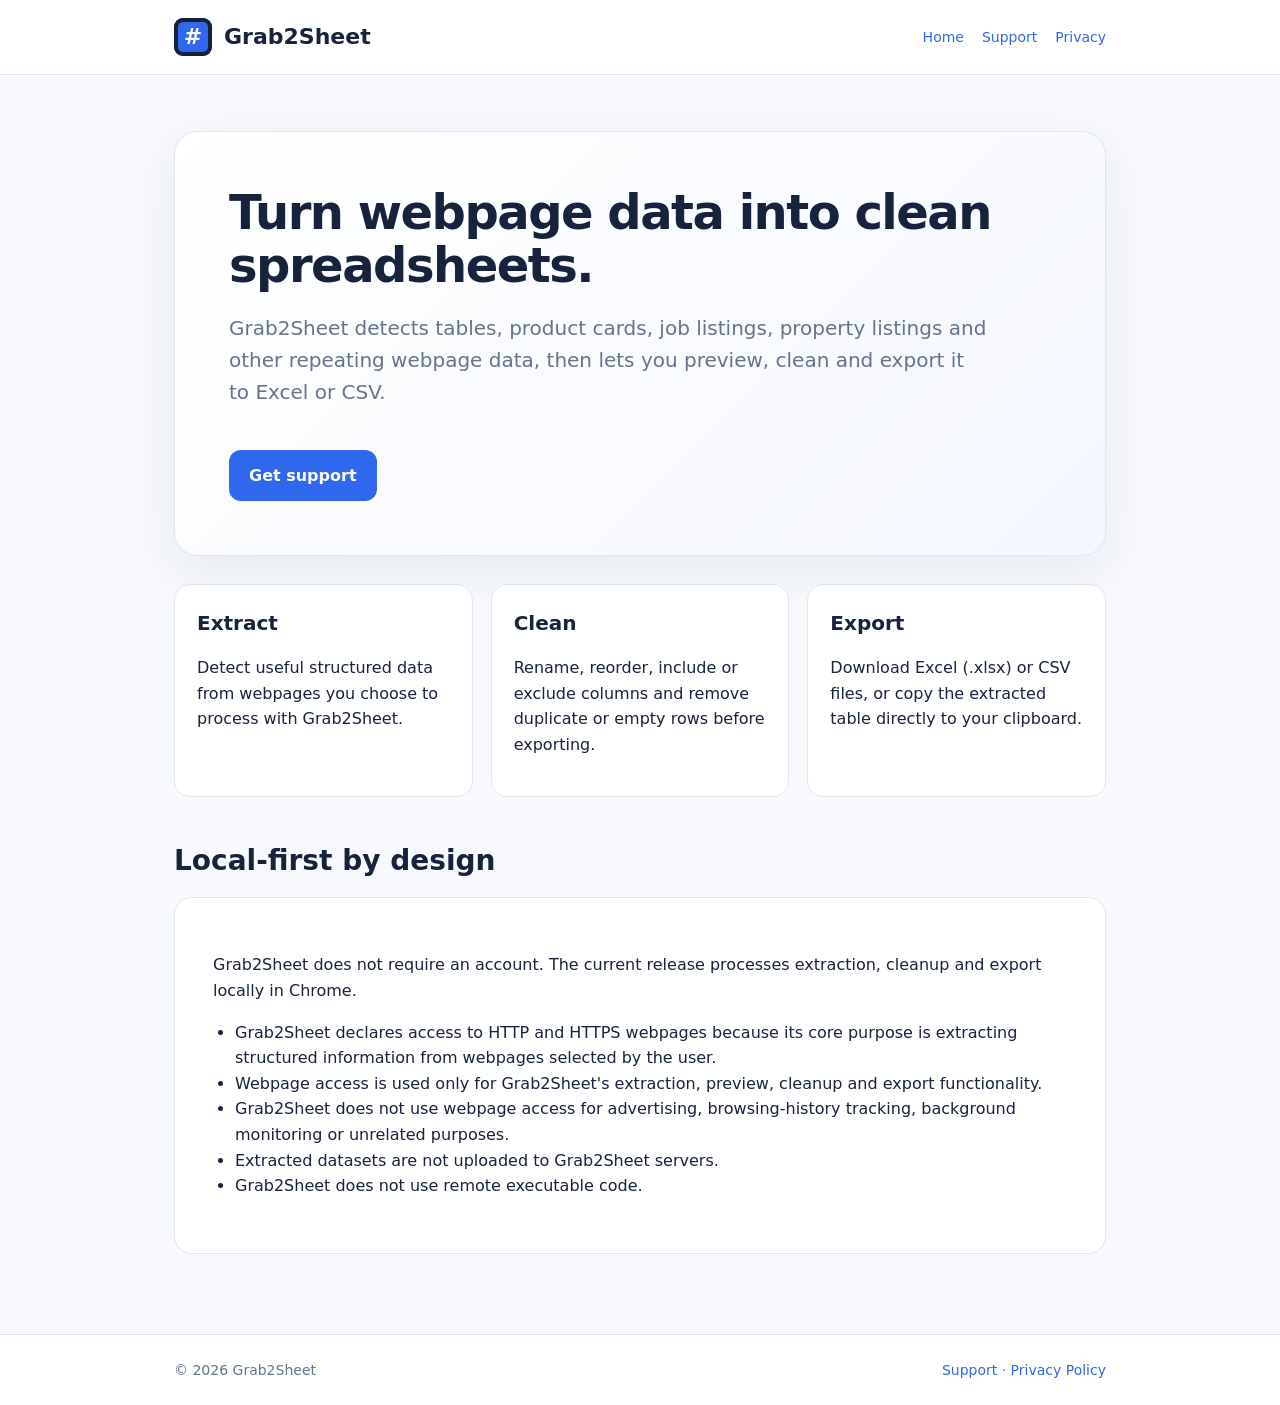
<file: index.html>
<!doctype html>
<html lang="en">
<head>
  <meta charset="utf-8">
  <meta name="viewport" content="width=device-width, initial-scale=1">

  <title>Grab2Sheet — Web Data to Excel & CSV</title>

  <meta
    name="description"
    content="Grab2Sheet extracts tables, product listings and repeating webpage data into clean Excel or CSV files. No coding required."
  >

  <link rel="stylesheet" href="styles.css">
</head>

<body>

<header>
  <div class="nav">

    <div class="brand">
      <span class="logo">#</span>
      Grab2Sheet
    </div>

    <nav class="navlinks">
      <a href="./">Home</a>
      <a href="support.html">Support</a>
      <a href="privacy.html">Privacy</a>
    </nav>

  </div>
</header>

<main>

  <section class="hero">

    <h1>Turn webpage data into clean spreadsheets.</h1>

    <p class="lead">
      Grab2Sheet detects tables, product cards, job listings,
      property listings and other repeating webpage data,
      then lets you preview, clean and export it to Excel or CSV.
    </p>

    <a class="cta" href="support.html">
      Get support
    </a>

  </section>


  <section class="grid">

    <div class="card">
      <h3>Extract</h3>

      <p>
        Detect useful structured data from webpages you choose
        to process with Grab2Sheet.
      </p>
    </div>


    <div class="card">
      <h3>Clean</h3>

      <p>
        Rename, reorder, include or exclude columns and remove
        duplicate or empty rows before exporting.
      </p>
    </div>


    <div class="card">
      <h3>Export</h3>

      <p>
        Download Excel (.xlsx) or CSV files, or copy the extracted
        table directly to your clipboard.
      </p>
    </div>

  </section>


  <h2>Local-first by design</h2>

  <div class="content">

    <p>
      Grab2Sheet does not require an account. The current release
      processes extraction, cleanup and export locally in Chrome.
    </p>

    <ul>
      <li>
        Grab2Sheet declares access to HTTP and HTTPS webpages because
        its core purpose is extracting structured information from
        webpages selected by the user.
      </li>

      <li>
        Webpage access is used only for Grab2Sheet's extraction,
        preview, cleanup and export functionality.
      </li>

      <li>
        Grab2Sheet does not use webpage access for advertising,
        browsing-history tracking, background monitoring or unrelated
        purposes.
      </li>

      <li>
        Extracted datasets are not uploaded to Grab2Sheet servers.
      </li>

      <li>
        Grab2Sheet does not use remote executable code.
      </li>
    </ul>

  </div>

</main>


<footer>
  <div class="footer">

    <span>
      © 2026 Grab2Sheet
    </span>

    <span>
      <a href="support.html">Support</a>
      ·
      <a href="privacy.html">Privacy Policy</a>
    </span>

  </div>
</footer>

</body>
</html>
</file>
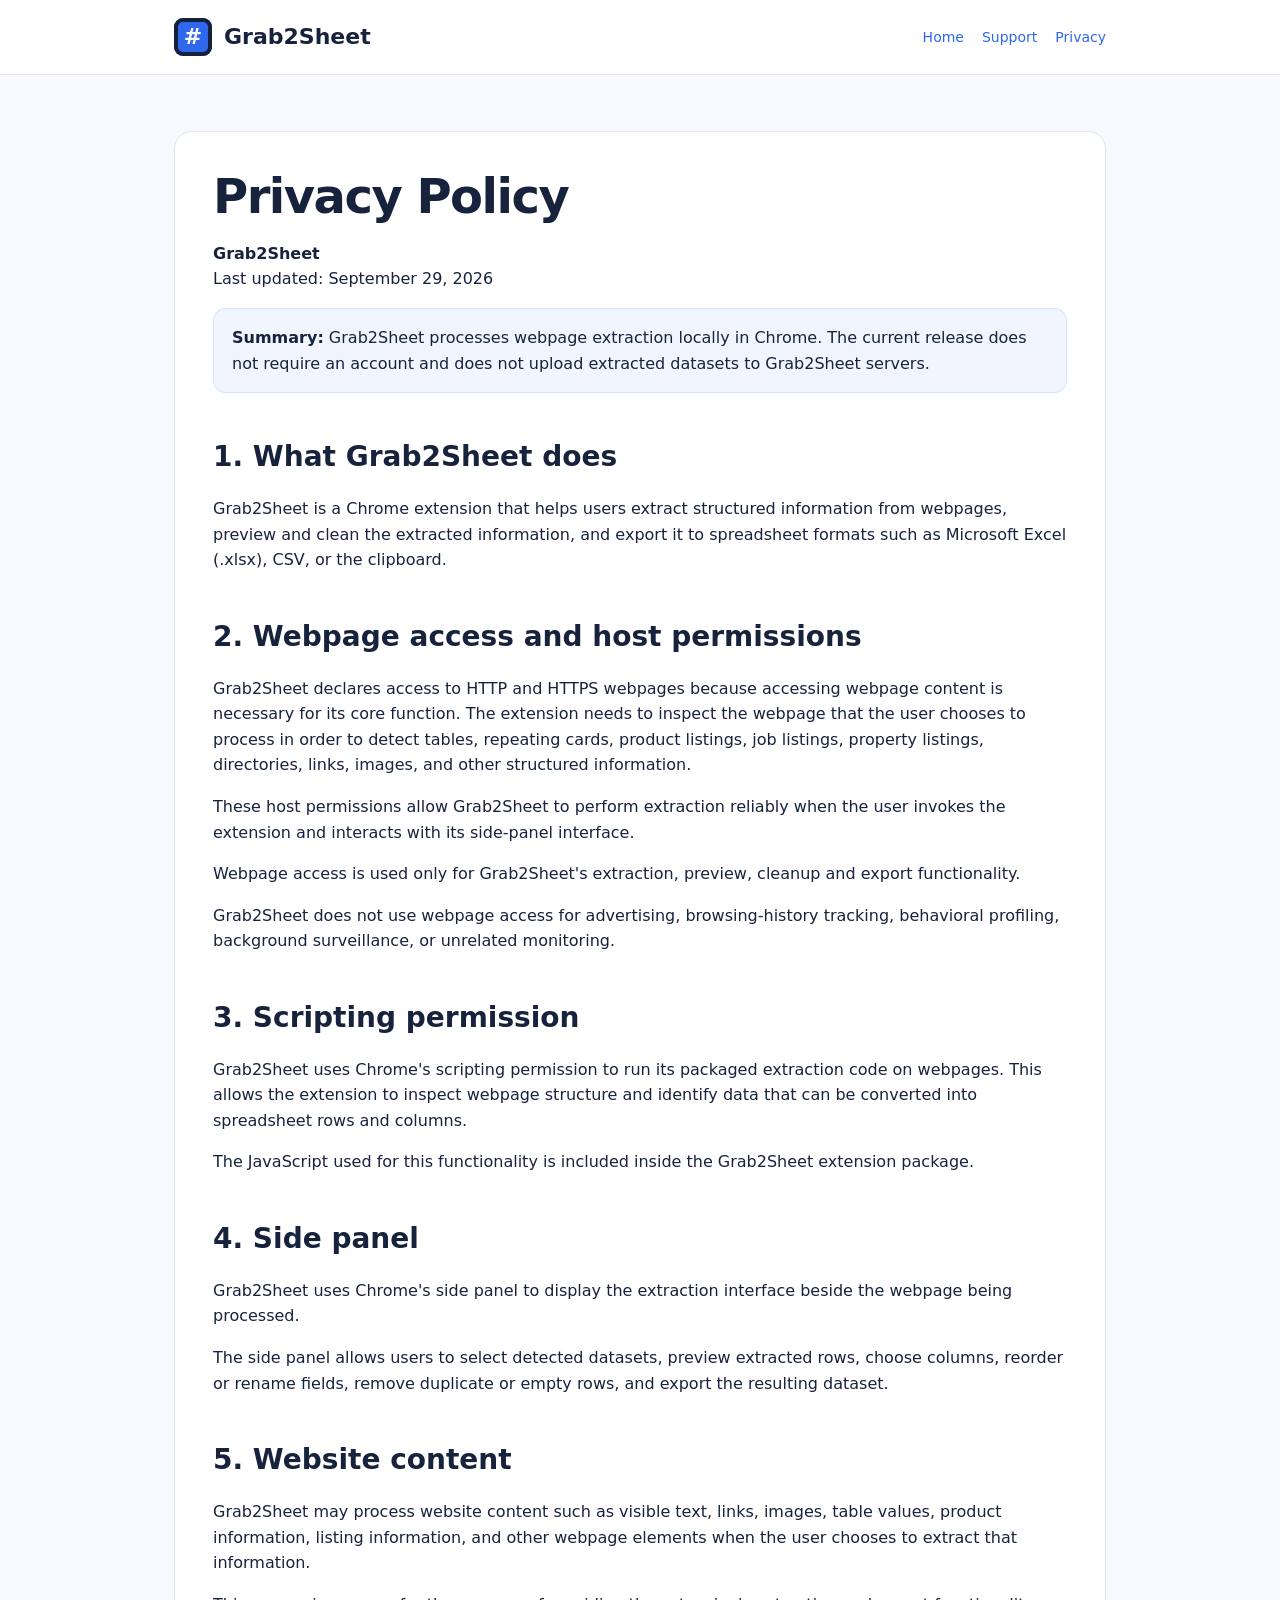
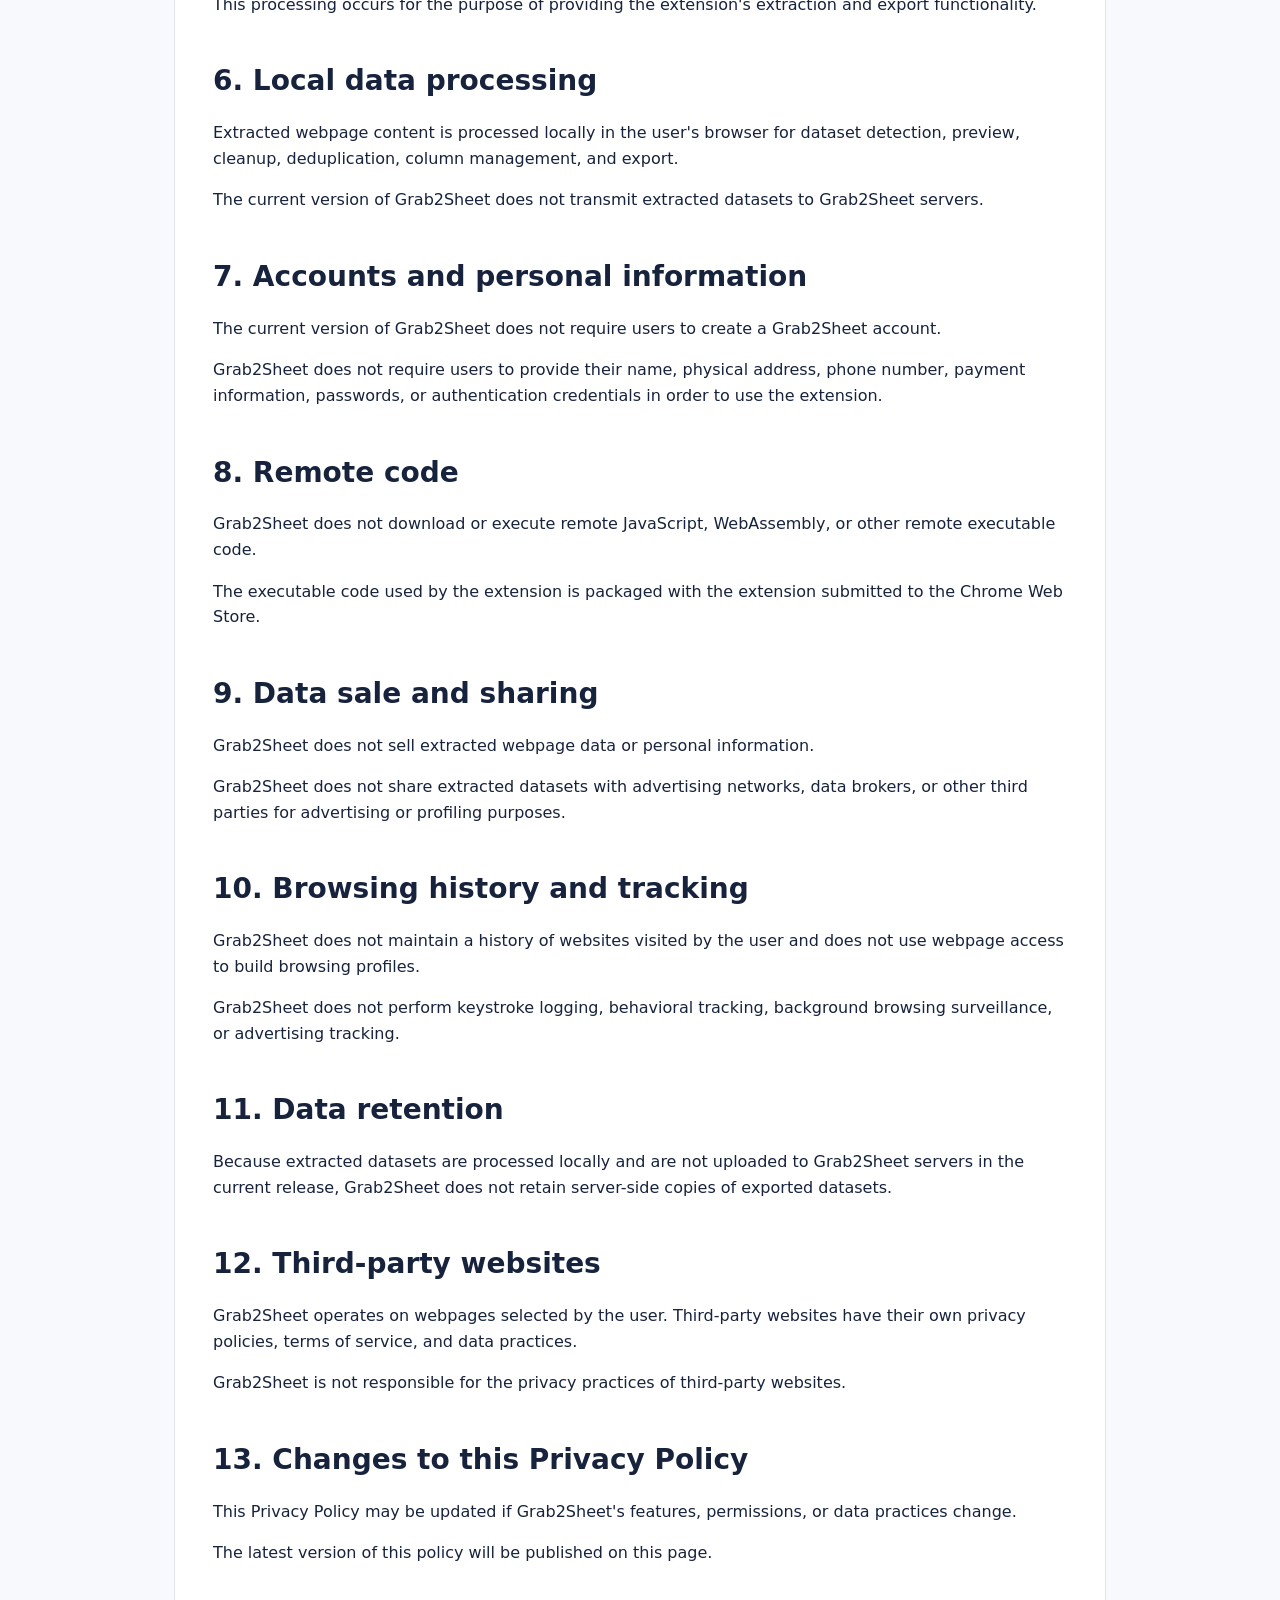
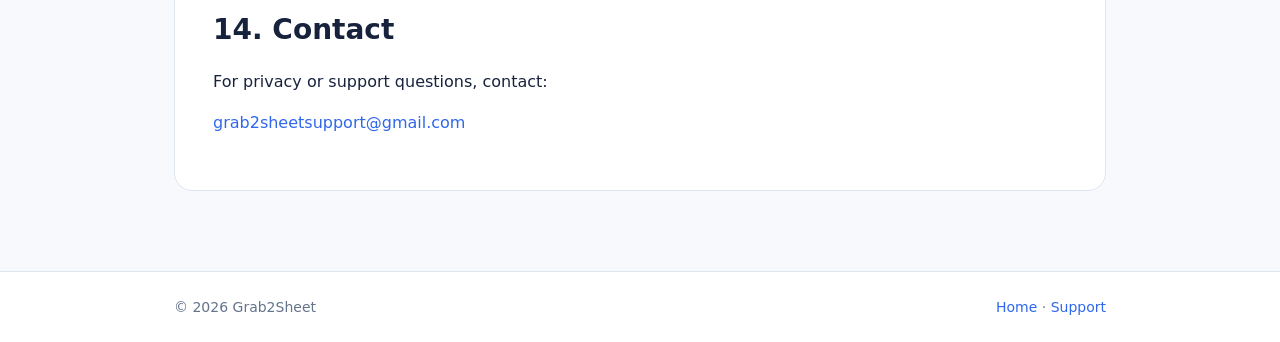
<file: privacy.html>
<!doctype html>
<html lang="en">

<head>

  <meta charset="utf-8">

  <meta
    name="viewport"
    content="width=device-width, initial-scale=1"
  >

  <title>Grab2Sheet Privacy Policy</title>

  <meta
    name="description"
    content="Privacy Policy for the Grab2Sheet Chrome extension."
  >

  <link rel="stylesheet" href="styles.css">

</head>


<body>


<header>

  <div class="nav">

    <div class="brand">
      <span class="logo">#</span>
      Grab2Sheet
    </div>

    <nav class="navlinks">

      <a href="./">Home</a>

      <a href="support.html">
        Support
      </a>

      <a href="privacy.html">
        Privacy
      </a>

    </nav>

  </div>

</header>


<main>

  <div class="content">

    <h1>Privacy Policy</h1>

    <p>
      <strong>Grab2Sheet</strong><br>
      Last updated: September 29, 2026
    </p>


    <div class="notice">

      <strong>Summary:</strong>

      Grab2Sheet processes webpage extraction locally in Chrome.
      The current release does not require an account and does not
      upload extracted datasets to Grab2Sheet servers.

    </div>


    <h2>1. What Grab2Sheet does</h2>

    <p>
      Grab2Sheet is a Chrome extension that helps users extract
      structured information from webpages, preview and clean the
      extracted information, and export it to spreadsheet formats
      such as Microsoft Excel (.xlsx), CSV, or the clipboard.
    </p>


    <h2>2. Webpage access and host permissions</h2>

    <p>
      Grab2Sheet declares access to HTTP and HTTPS webpages because
      accessing webpage content is necessary for its core function.
      The extension needs to inspect the webpage that the user chooses
      to process in order to detect tables, repeating cards, product
      listings, job listings, property listings, directories, links,
      images, and other structured information.
    </p>

    <p>
      These host permissions allow Grab2Sheet to perform extraction
      reliably when the user invokes the extension and interacts with
      its side-panel interface.
    </p>

    <p>
      Webpage access is used only for Grab2Sheet's extraction,
      preview, cleanup and export functionality.
    </p>

    <p>
      Grab2Sheet does not use webpage access for advertising,
      browsing-history tracking, behavioral profiling, background
      surveillance, or unrelated monitoring.
    </p>


    <h2>3. Scripting permission</h2>

    <p>
      Grab2Sheet uses Chrome's scripting permission to run its packaged
      extraction code on webpages. This allows the extension to inspect
      webpage structure and identify data that can be converted into
      spreadsheet rows and columns.
    </p>

    <p>
      The JavaScript used for this functionality is included inside the
      Grab2Sheet extension package.
    </p>


    <h2>4. Side panel</h2>

    <p>
      Grab2Sheet uses Chrome's side panel to display the extraction
      interface beside the webpage being processed.
    </p>

    <p>
      The side panel allows users to select detected datasets, preview
      extracted rows, choose columns, reorder or rename fields, remove
      duplicate or empty rows, and export the resulting dataset.
    </p>


    <h2>5. Website content</h2>

    <p>
      Grab2Sheet may process website content such as visible text,
      links, images, table values, product information, listing
      information, and other webpage elements when the user chooses
      to extract that information.
    </p>

    <p>
      This processing occurs for the purpose of providing the
      extension's extraction and export functionality.
    </p>


    <h2>6. Local data processing</h2>

    <p>
      Extracted webpage content is processed locally in the user's
      browser for dataset detection, preview, cleanup, deduplication,
      column management, and export.
    </p>

    <p>
      The current version of Grab2Sheet does not transmit extracted
      datasets to Grab2Sheet servers.
    </p>


    <h2>7. Accounts and personal information</h2>

    <p>
      The current version of Grab2Sheet does not require users to
      create a Grab2Sheet account.
    </p>

    <p>
      Grab2Sheet does not require users to provide their name,
      physical address, phone number, payment information, passwords,
      or authentication credentials in order to use the extension.
    </p>


    <h2>8. Remote code</h2>

    <p>
      Grab2Sheet does not download or execute remote JavaScript,
      WebAssembly, or other remote executable code.
    </p>

    <p>
      The executable code used by the extension is packaged with the
      extension submitted to the Chrome Web Store.
    </p>


    <h2>9. Data sale and sharing</h2>

    <p>
      Grab2Sheet does not sell extracted webpage data or personal
      information.
    </p>

    <p>
      Grab2Sheet does not share extracted datasets with advertising
      networks, data brokers, or other third parties for advertising
      or profiling purposes.
    </p>


    <h2>10. Browsing history and tracking</h2>

    <p>
      Grab2Sheet does not maintain a history of websites visited by
      the user and does not use webpage access to build browsing
      profiles.
    </p>

    <p>
      Grab2Sheet does not perform keystroke logging, behavioral
      tracking, background browsing surveillance, or advertising
      tracking.
    </p>


    <h2>11. Data retention</h2>

    <p>
      Because extracted datasets are processed locally and are not
      uploaded to Grab2Sheet servers in the current release,
      Grab2Sheet does not retain server-side copies of exported
      datasets.
    </p>


    <h2>12. Third-party websites</h2>

    <p>
      Grab2Sheet operates on webpages selected by the user.
      Third-party websites have their own privacy policies,
      terms of service, and data practices.
    </p>

    <p>
      Grab2Sheet is not responsible for the privacy practices of
      third-party websites.
    </p>


    <h2>13. Changes to this Privacy Policy</h2>

    <p>
      This Privacy Policy may be updated if Grab2Sheet's features,
      permissions, or data practices change.
    </p>

    <p>
      The latest version of this policy will be published on this page.
    </p>


    <h2>14. Contact</h2>

    <p>
      For privacy or support questions, contact:
    </p>

    <p>
      <a href="mailto:grab2sheetsupport@gmail.com">
        grab2sheetsupport@gmail.com
      </a>
    </p>

  </div>

</main>


<footer>

  <div class="footer">

    <span>
      © 2026 Grab2Sheet
    </span>

    <span>
      <a href="./">Home</a>
      ·
      <a href="support.html">Support</a>
    </span>

  </div>

</footer>


</body>

</html>
</file>
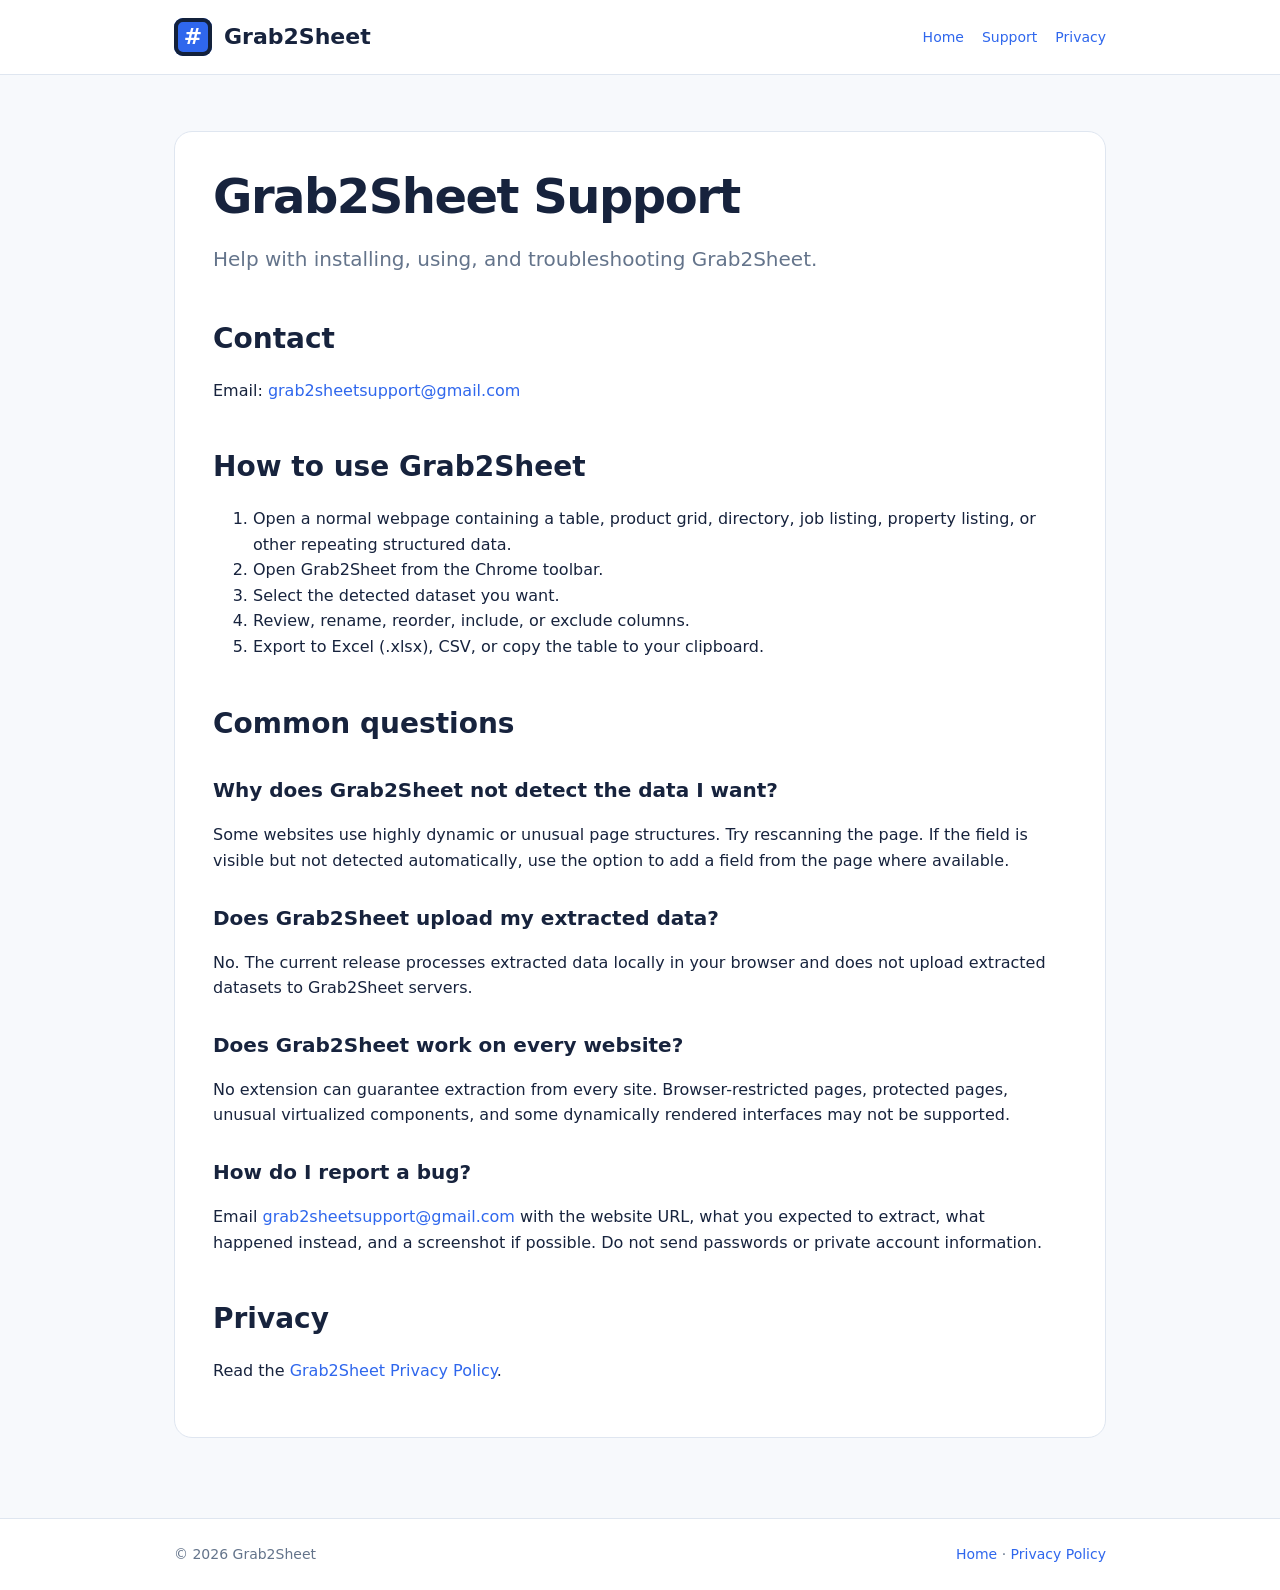
<file: support.html>
<!doctype html>
<html lang="en">
<head>
<meta charset="utf-8">
<meta name="viewport" content="width=device-width,initial-scale=1">
<title>Grab2Sheet Support</title>
<meta name="description" content="Support and troubleshooting for the Grab2Sheet Chrome extension.">
<link rel="stylesheet" href="styles.css">
</head>
<body>
<header><div class="nav"><div class="brand"><span class="logo">#</span>Grab2Sheet</div><nav class="navlinks"><a href="./">Home</a><a href="support.html">Support</a><a href="privacy.html">Privacy</a></nav></div></header>
<main>
<div class="content">
<h1>Grab2Sheet Support</h1>
<p class="lead">Help with installing, using, and troubleshooting Grab2Sheet.</p>

<h2>Contact</h2>
<p>Email: <a href="mailto:grab2sheetsupport@gmail.com">grab2sheetsupport@gmail.com</a></p>

<h2>How to use Grab2Sheet</h2>
<ol>
<li>Open a normal webpage containing a table, product grid, directory, job listing, property listing, or other repeating structured data.</li>
<li>Open Grab2Sheet from the Chrome toolbar.</li>
<li>Select the detected dataset you want.</li>
<li>Review, rename, reorder, include, or exclude columns.</li>
<li>Export to Excel (.xlsx), CSV, or copy the table to your clipboard.</li>
</ol>

<h2>Common questions</h2>
<h3>Why does Grab2Sheet not detect the data I want?</h3>
<p>Some websites use highly dynamic or unusual page structures. Try rescanning the page. If the field is visible but not detected automatically, use the option to add a field from the page where available.</p>

<h3>Does Grab2Sheet upload my extracted data?</h3>
<p>No. The current release processes extracted data locally in your browser and does not upload extracted datasets to Grab2Sheet servers.</p>

<h3>Does Grab2Sheet work on every website?</h3>
<p>No extension can guarantee extraction from every site. Browser-restricted pages, protected pages, unusual virtualized components, and some dynamically rendered interfaces may not be supported.</p>

<h3>How do I report a bug?</h3>
<p>Email <a href="mailto:grab2sheetsupport@gmail.com">grab2sheetsupport@gmail.com</a> with the website URL, what you expected to extract, what happened instead, and a screenshot if possible. Do not send passwords or private account information.</p>

<h2>Privacy</h2>
<p>Read the <a href="privacy.html">Grab2Sheet Privacy Policy</a>.</p>
</div>
</main>
<footer><div class="footer"><span>© 2026 Grab2Sheet</span><span><a href="./">Home</a> · <a href="privacy.html">Privacy Policy</a></span></div></footer>
</body>
</html>
</file>
<file: styles.css>
:root{
  --bg:#f7f9fc;
  --card:#ffffff;
  --text:#17233d;
  --muted:#64748b;
  --blue:#2f67ed;
  --blue2:#1f4fc4;
  --line:#dfe6f0;
}
*{box-sizing:border-box}
body{
  margin:0;
  font-family:Inter,system-ui,-apple-system,BlinkMacSystemFont,"Segoe UI",sans-serif;
  color:var(--text);
  background:var(--bg);
  line-height:1.6;
}
a{color:var(--blue);text-decoration:none}
a:hover{text-decoration:underline}
header{
  background:#fff;
  border-bottom:1px solid var(--line);
}
.nav{
  max-width:980px;
  margin:auto;
  padding:18px 24px;
  display:flex;
  align-items:center;
  justify-content:space-between;
  gap:20px;
}
.brand{
  display:flex;
  align-items:center;
  gap:12px;
  font-weight:800;
  font-size:22px;
}
.logo{
  width:38px;height:38px;
  border-radius:9px;
  background:var(--blue);
  color:#fff;
  display:grid;
  place-items:center;
  font-size:22px;
  box-shadow:inset 0 0 0 4px #13213b;
}
.navlinks{display:flex;gap:18px;font-size:14px}
main{max-width:980px;margin:auto;padding:56px 24px 80px}
.hero{
  background:linear-gradient(135deg,#fff 0%,#f4f7ff 100%);
  border:1px solid var(--line);
  border-radius:24px;
  padding:54px;
  box-shadow:0 16px 50px rgba(24,45,90,.07);
}
h1{font-size:48px;line-height:1.1;margin:0 0 18px;letter-spacing:-1.5px}
h2{font-size:28px;margin:42px 0 14px}
h3{font-size:20px;margin:28px 0 8px}
.lead{font-size:20px;color:var(--muted);max-width:760px}
.cta{
  display:inline-block;
  margin-top:22px;
  background:var(--blue);
  color:#fff;
  padding:13px 20px;
  border-radius:12px;
  font-weight:700;
}
.cta:hover{background:var(--blue2);text-decoration:none}
.grid{
  display:grid;
  grid-template-columns:repeat(3,1fr);
  gap:18px;
  margin-top:28px;
}
.card{
  background:#fff;
  border:1px solid var(--line);
  border-radius:16px;
  padding:22px;
}
.card h3{margin-top:0}
.content{
  background:#fff;
  border:1px solid var(--line);
  border-radius:18px;
  padding:38px;
}
.notice{
  background:#f1f5ff;
  border:1px solid #d7e0ff;
  border-radius:12px;
  padding:16px 18px;
}
ul{padding-left:22px}
footer{
  border-top:1px solid var(--line);
  color:var(--muted);
  background:#fff;
}
.footer{
  max-width:980px;
  margin:auto;
  padding:24px;
  display:flex;
  justify-content:space-between;
  flex-wrap:wrap;
  gap:12px;
  font-size:14px;
}
@media(max-width:760px){
  .grid{grid-template-columns:1fr}
  h1{font-size:38px}
  .hero{padding:34px 24px}
  .nav{align-items:flex-start;flex-direction:column}
}
</file>
